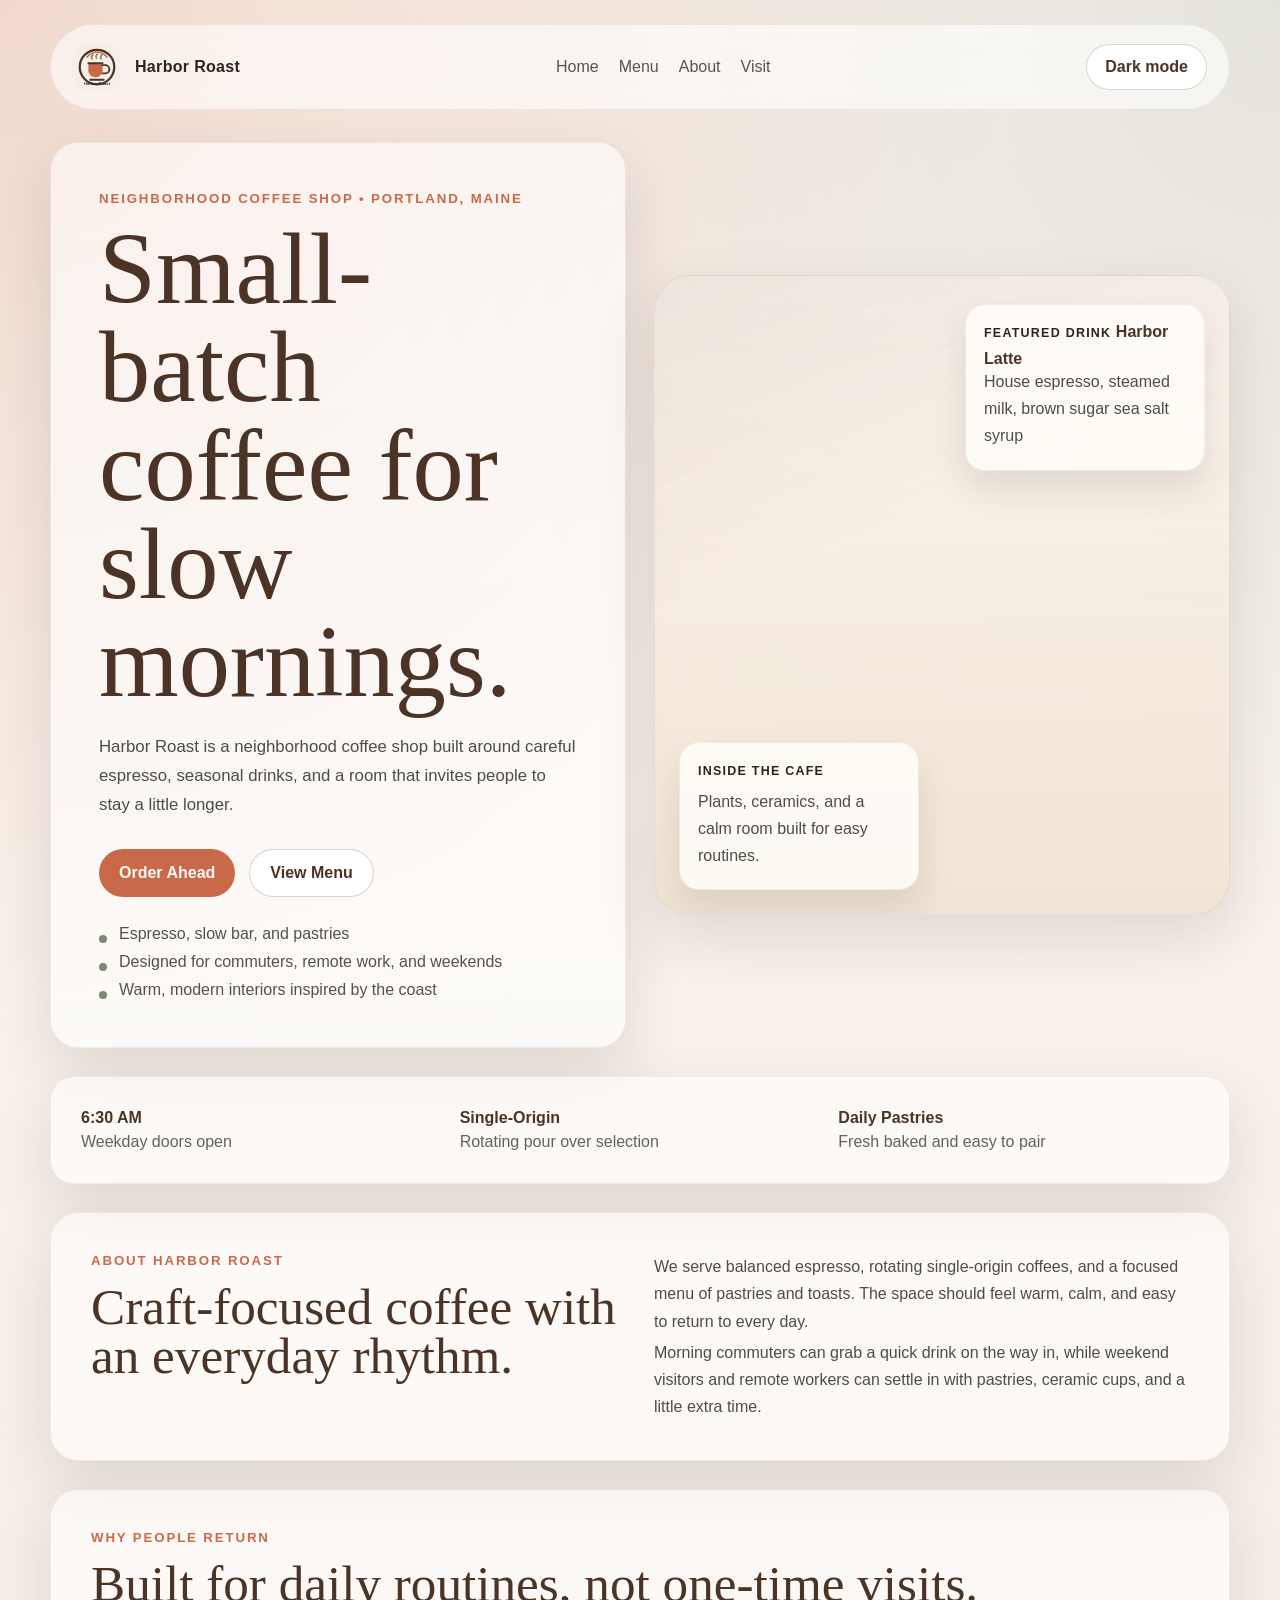
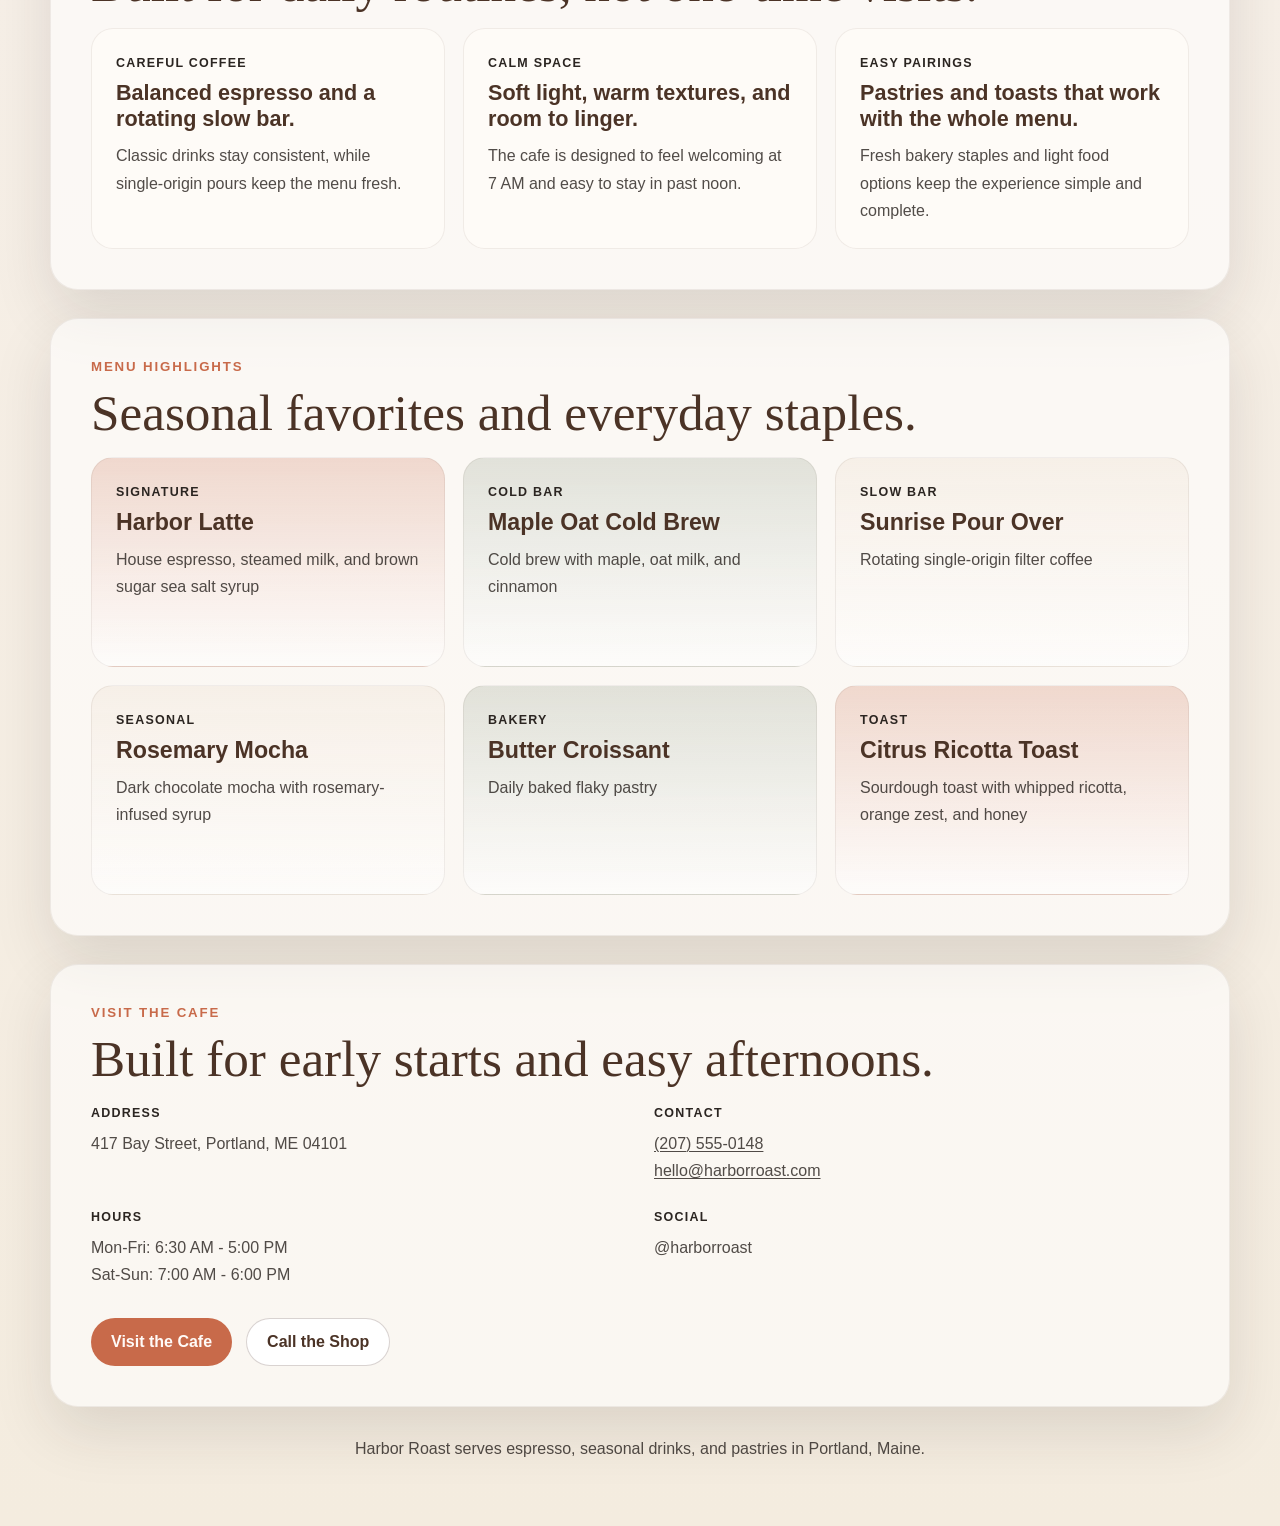
<file: index.html>
<!DOCTYPE html>
<html lang="en">
  <head>
    <meta charset="UTF-8" />
    <meta name="viewport" content="width=device-width, initial-scale=1.0" />
    <title>Harbor Roast</title>
    <meta name="theme-color" content="#f6efe7" />
    <meta
      name="description"
      content="Harbor Roast serves small-batch coffee, seasonal drinks, and pastries in a warm coastal-inspired cafe."
    />
    <script>
      (() => {
        const storageKey = "harbor-roast-theme";
        const storedTheme = (() => {
          try {
            return window.localStorage.getItem(storageKey);
          } catch {
            return null;
          }
        })();
        const systemPrefersDark = window.matchMedia("(prefers-color-scheme: dark)").matches;
        const initialTheme = storedTheme || (systemPrefersDark ? "dark" : "light");
        const themeColor = document.querySelector('meta[name="theme-color"]');

        document.documentElement.dataset.theme = initialTheme;

        if (themeColor) {
          themeColor.setAttribute("content", initialTheme === "dark" ? "#111417" : "#f6efe7");
        }
      })();
    </script>
    <link rel="stylesheet" href="styles.css" />
  </head>
  <body>
    <a class="skip-link" href="#main-content">Skip to content</a>

    <div class="page-shell">
      <header class="site-header">
        <a class="brand" href="#top">
          <img src="branding/logo.svg" alt="Harbor Roast logo" />
          <span>Harbor Roast</span>
        </a>

        <nav class="site-nav" aria-label="Primary navigation">
          <a href="#top">Home</a>
          <a href="#menu">Menu</a>
          <a href="#about">About</a>
          <a href="#visit">Visit</a>
        </nav>

        <button
          class="theme-toggle"
          type="button"
          aria-label="Switch to dark theme"
          aria-pressed="false"
        >
          <span class="theme-toggle__label">Dark mode</span>
        </button>
      </header>

      <main id="main-content">
        <section class="hero section-grid" id="top" aria-labelledby="hero-title">
          <div class="hero-copy">
            <p class="eyebrow">Neighborhood coffee shop • Portland, Maine</p>
            <h1 id="hero-title">Small-batch coffee for slow mornings.</h1>
            <p class="lead">
              Harbor Roast is a neighborhood coffee shop built around careful espresso,
              seasonal drinks, and a room that invites people to stay a little longer.
            </p>

            <div class="cta-row">
              <a class="button button-primary" href="#visit">Order Ahead</a>
              <a class="button button-secondary" href="#menu">View Menu</a>
            </div>

            <ul class="hero-notes" aria-label="Cafe highlights">
              <li>Espresso, slow bar, and pastries</li>
              <li>Designed for commuters, remote work, and weekends</li>
              <li>Warm, modern interiors inspired by the coast</li>
            </ul>
          </div>

          <div class="hero-visual" aria-hidden="true">
            <div class="photo-card photo-card-main">
              <div class="photo-glow"></div>
              <div class="photo-content">
                <span class="photo-tag">Morning table</span>
                <h2>Espresso, pastry, soft light</h2>
                <p>Mocked as a warm editorial frame to stand in for the hero photography direction.</p>
              </div>
            </div>

            <div class="floating-card menu-peek">
              <span class="card-label">Featured Drink</span>
              <strong>Harbor Latte</strong>
              <p>House espresso, steamed milk, brown sugar sea salt syrup</p>
            </div>

            <div class="floating-card ambiance-peek">
              <span class="card-label">Inside the Cafe</span>
              <p>Plants, ceramics, and a calm room built for easy routines.</p>
            </div>
          </div>
        </section>

        <section class="metrics-strip" aria-label="Key details">
          <div class="metric-card">
            <strong>6:30 AM</strong>
            <span>Weekday doors open</span>
          </div>
          <div class="metric-card">
            <strong>Single-Origin</strong>
            <span>Rotating pour over selection</span>
          </div>
          <div class="metric-card">
            <strong>Daily Pastries</strong>
            <span>Fresh baked and easy to pair</span>
          </div>
        </section>

        <section class="story section-grid" id="about" aria-labelledby="about-title">
          <div class="section-heading">
            <p class="eyebrow">About Harbor Roast</p>
            <h2 id="about-title">Craft-focused coffee with an everyday rhythm.</h2>
          </div>

          <div class="story-copy">
            <p>
              We serve balanced espresso, rotating single-origin coffees, and a focused menu
              of pastries and toasts. The space should feel warm, calm, and easy to return to
              every day.
            </p>
            <p>
              Morning commuters can grab a quick drink on the way in, while weekend visitors and
              remote workers can settle in with pastries, ceramic cups, and a little extra time.
            </p>
          </div>
        </section>

        <section class="features-section" aria-labelledby="features-title">
          <div class="section-heading compact">
            <p class="eyebrow">Why People Return</p>
            <h2 id="features-title">Built for daily routines, not one-time visits.</h2>
          </div>

          <div class="feature-grid">
            <article class="feature-card">
              <span class="detail-label">Careful Coffee</span>
              <h3>Balanced espresso and a rotating slow bar.</h3>
              <p>Classic drinks stay consistent, while single-origin pours keep the menu fresh.</p>
            </article>
            <article class="feature-card">
              <span class="detail-label">Calm Space</span>
              <h3>Soft light, warm textures, and room to linger.</h3>
              <p>The cafe is designed to feel welcoming at 7 AM and easy to stay in past noon.</p>
            </article>
            <article class="feature-card">
              <span class="detail-label">Easy Pairings</span>
              <h3>Pastries and toasts that work with the whole menu.</h3>
              <p>Fresh bakery staples and light food options keep the experience simple and complete.</p>
            </article>
          </div>
        </section>

        <section class="menu-section" id="menu" aria-labelledby="menu-title">
          <div class="section-heading compact">
            <p class="eyebrow">Menu Highlights</p>
            <h2 id="menu-title">Seasonal favorites and everyday staples.</h2>
          </div>

          <div class="menu-grid">
            <article class="menu-card accent-terracotta">
              <span class="menu-type">Signature</span>
              <h3>Harbor Latte</h3>
              <p>House espresso, steamed milk, and brown sugar sea salt syrup</p>
            </article>
            <article class="menu-card accent-sage">
              <span class="menu-type">Cold Bar</span>
              <h3>Maple Oat Cold Brew</h3>
              <p>Cold brew with maple, oat milk, and cinnamon</p>
            </article>
            <article class="menu-card accent-cream">
              <span class="menu-type">Slow Bar</span>
              <h3>Sunrise Pour Over</h3>
              <p>Rotating single-origin filter coffee</p>
            </article>
            <article class="menu-card accent-cream">
              <span class="menu-type">Seasonal</span>
              <h3>Rosemary Mocha</h3>
              <p>Dark chocolate mocha with rosemary-infused syrup</p>
            </article>
            <article class="menu-card accent-sage">
              <span class="menu-type">Bakery</span>
              <h3>Butter Croissant</h3>
              <p>Daily baked flaky pastry</p>
            </article>
            <article class="menu-card accent-terracotta">
              <span class="menu-type">Toast</span>
              <h3>Citrus Ricotta Toast</h3>
              <p>Sourdough toast with whipped ricotta, orange zest, and honey</p>
            </article>
          </div>
        </section>

        <section class="visit-section" id="visit" aria-labelledby="visit-title">
          <div class="visit-panel">
            <div class="section-heading compact">
              <p class="eyebrow">Visit the Cafe</p>
              <h2 id="visit-title">Built for early starts and easy afternoons.</h2>
            </div>

            <div class="visit-grid">
              <div>
                <span class="detail-label">Address</span>
                <address>417 Bay Street, Portland, ME 04101</address>
              </div>
              <div>
                <span class="detail-label">Contact</span>
                <p>
                  <a href="tel:+12075550148">(207) 555-0148</a><br />
                  <a href="mailto:hello@harborroast.com">hello@harborroast.com</a>
                </p>
              </div>
              <div>
                <span class="detail-label">Hours</span>
                <p>Mon-Fri: 6:30 AM - 5:00 PM<br />Sat-Sun: 7:00 AM - 6:00 PM</p>
              </div>
              <div>
                <span class="detail-label">Social</span>
                <p>@harborroast</p>
              </div>
            </div>

            <div class="cta-row">
              <a class="button button-primary" href="mailto:hello@harborroast.com">Visit the Cafe</a>
              <a class="button button-secondary" href="tel:+12075550148">Call the Shop</a>
            </div>
          </div>
        </section>
      </main>

      <footer class="site-footer">
        <p>Harbor Roast serves espresso, seasonal drinks, and pastries in Portland, Maine.</p>
      </footer>
    </div>

    <script>
      (() => {
        const storageKey = "harbor-roast-theme";
        const root = document.documentElement;
        const body = document.body;
        const themeToggle = document.querySelector(".theme-toggle");
        const themeToggleLabel = themeToggle?.querySelector(".theme-toggle__label");
        const themeColor = document.querySelector('meta[name="theme-color"]');
        const systemThemeQuery = window.matchMedia("(prefers-color-scheme: dark)");
        const getStoredTheme = () => {
          try {
            return window.localStorage.getItem(storageKey);
          } catch {
            return null;
          }
        };
        const setStoredTheme = (theme) => {
          try {
            window.localStorage.setItem(storageKey, theme);
          } catch {
            // Ignore storage failures and keep the in-memory theme.
          }
        };
        const initialTheme = root.dataset.theme || getStoredTheme() || (systemThemeQuery.matches ? "dark" : "light");

        const applyTheme = (theme) => {
          const isDark = theme === "dark";

          root.dataset.theme = theme;
          body.dataset.theme = theme;

          if (themeColor) {
            themeColor.setAttribute("content", isDark ? "#111417" : "#f6efe7");
          }

          if (themeToggle) {
            themeToggle.setAttribute("aria-pressed", String(isDark));
            themeToggle.setAttribute(
              "aria-label",
              isDark ? "Switch to light theme" : "Switch to dark theme"
            );
          }

          if (themeToggleLabel) {
            themeToggleLabel.textContent = isDark ? "Light mode" : "Dark mode";
          }
        };

        applyTheme(initialTheme);

        themeToggle?.addEventListener("click", () => {
          const nextTheme = body.dataset.theme === "dark" ? "light" : "dark";

          applyTheme(nextTheme);
          setStoredTheme(nextTheme);
        });

        const handleSystemThemeChange = (event) => {
          if (getStoredTheme()) {
            return;
          }

          applyTheme(event.matches ? "dark" : "light");
        };

        if (typeof systemThemeQuery.addEventListener === "function") {
          systemThemeQuery.addEventListener("change", handleSystemThemeChange);
        } else if (typeof systemThemeQuery.addListener === "function") {
          systemThemeQuery.addListener(handleSystemThemeChange);
        }
      })();
    </script>
  </body>
</html>
</file>
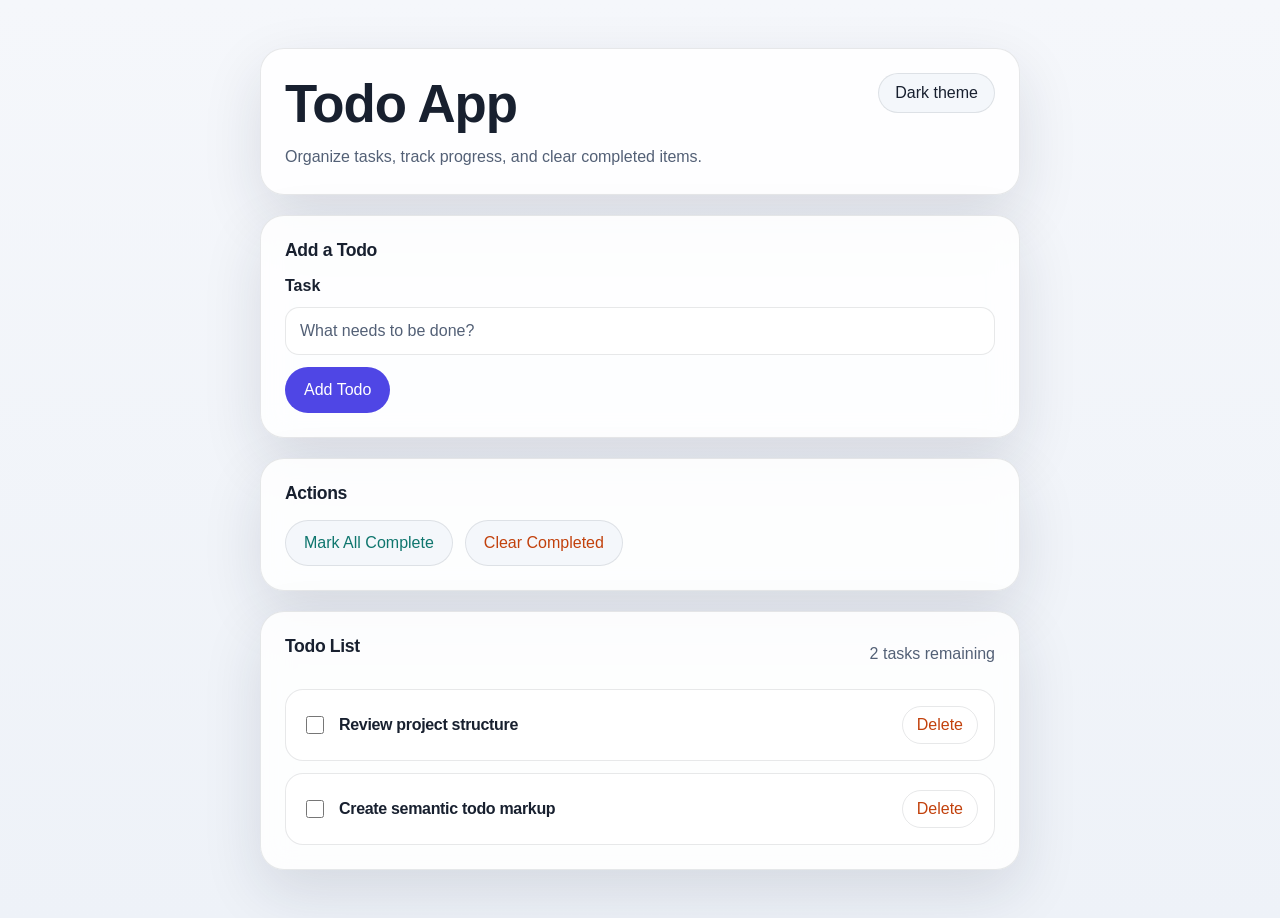
<file: web-app/index.html>
<!DOCTYPE html>
<html lang="en">
  <head>
    <meta charset="UTF-8" />
    <meta name="viewport" content="width=device-width, initial-scale=1.0" />
    <title>Todo App</title>
    <script>
      (() => {
        const storageKey = "todo-app-theme";
        const storedTheme = (() => {
          try {
            return window.localStorage.getItem(storageKey);
          } catch {
            return null;
          }
        })();
        const systemPrefersDark = window.matchMedia("(prefers-color-scheme: dark)").matches;
        const initialTheme = storedTheme || (systemPrefersDark ? "dark" : "light");

        document.documentElement.dataset.theme = initialTheme;
      })();
    </script>
    <link rel="stylesheet" href="style.css" />
  </head>
  <body>
    <main class="todo-app" aria-labelledby="app-title">
      <header class="app-header">
        <div>
          <h1 id="app-title">Todo App</h1>
          <p>Organize tasks, track progress, and clear completed items.</p>
        </div>

        <button
          class="theme-toggle"
          type="button"
          aria-label="Switch to dark theme"
          aria-pressed="false"
        >
          <span class="theme-toggle__label">Dark theme</span>
        </button>
      </header>

      <section class="todo-entry" aria-labelledby="todo-entry-title">
        <h2 id="todo-entry-title">Add a Todo</h2>

        <form class="todo-form" aria-label="Add a new todo">
          <label for="todo-input">Task</label>
          <input
            id="todo-input"
            name="todo"
            type="text"
            placeholder="What needs to be done?"
            autocomplete="off"
          />
          <button type="submit">Add Todo</button>
        </form>
      </section>

      <section class="todo-toolbar" aria-labelledby="todo-actions-title">
        <h2 id="todo-actions-title">Actions</h2>

        <div class="action-buttons" role="group" aria-label="Todo actions">
          <button type="button" data-action="complete-all">Mark All Complete</button>
          <button type="button" data-action="clear-completed">Clear Completed</button>
        </div>
      </section>

      <section class="todo-list-section" aria-labelledby="todo-list-title">
        <div class="todo-list-header">
          <h2 id="todo-list-title">Todo List</h2>
          <p class="todo-count" aria-live="polite">0 tasks remaining</p>
        </div>

        <ul class="todo-list" aria-label="Todo items"></ul>
        <p class="todo-empty" hidden>No todos yet. Add one to get started.</p>
      </section>
    </main>

    <script src="app.js"></script>
  </body>
</html>
</file>
<file: styles.css>
:root {
  color-scheme: light;
  --espresso: #4b3326;
  --cream: #f6efe7;
  --terracotta: #c86a4a;
  --sage: #7a8b72;
  --charcoal: #2b2521;
  --sand: #efe3d4;
  --surface: rgba(255, 255, 255, 0.58);
  --shadow: 0 24px 60px rgba(43, 37, 33, 0.12);
  --focus-ring: 0 0 0 3px rgba(200, 106, 74, 0.24);
  --body-bg:
    radial-gradient(circle at top left, rgba(200, 106, 74, 0.22), transparent 30%),
    radial-gradient(circle at top right, rgba(122, 139, 114, 0.18), transparent 28%),
    linear-gradient(180deg, #fcf7f2 0%, var(--cream) 50%, #f4ecdf 100%);
  --panel-border: rgba(75, 51, 38, 0.08);
  --text-muted: rgba(43, 37, 33, 0.82);
  --text-soft: rgba(43, 37, 33, 0.8);
  --text-nav: rgba(43, 37, 33, 0.78);
  --text-subtle: rgba(43, 37, 33, 0.72);
  --button-secondary-bg: #fff;
  --button-secondary-border: rgba(75, 51, 38, 0.21);
  --button-secondary-hover: rgba(255, 255, 255, 0.7);
  --visual-overlay-start: rgba(75, 51, 38, 0.08);
  --visual-overlay-end: rgba(75, 51, 38, 0);
  --visual-bg-end: rgba(239, 227, 212, 0.96);
  --visual-bg-start: rgba(255, 248, 241, 0.72);
  --photo-glow: rgba(255, 247, 239, 0.26);
  --photo-content-bg: rgba(255, 250, 246, 0.68);
  --floating-card-bg: rgba(255, 252, 248, 0.88);
  --feature-card-bg: rgba(255, 251, 247, 0.76);
  --accent-terracotta-start: rgba(200, 106, 74, 0.22);
  --accent-sage-start: rgba(122, 139, 114, 0.2);
  --accent-cream-start: rgba(246, 239, 231, 0.98);
  --accent-card-end: rgba(255, 255, 255, 0.58);
  --radius-lg: 28px;
  --radius-md: 20px;
  --radius-sm: 14px;
}

:root[data-theme="dark"] {
  color-scheme: dark;
  --espresso: #f5e8dc;
  --cream: #15181c;
  --terracotta: #e7906f;
  --sage: #9ab394;
  --charcoal: #edf2f7;
  --sand: #22282f;
  --surface: rgba(18, 22, 27, 0.8);
  --shadow: 0 28px 72px rgba(0, 0, 0, 0.35);
  --focus-ring: 0 0 0 3px rgba(231, 144, 111, 0.28);
  --body-bg:
    radial-gradient(circle at top left, rgba(231, 144, 111, 0.16), transparent 28%),
    radial-gradient(circle at top right, rgba(154, 179, 148, 0.12), transparent 26%),
    linear-gradient(180deg, #111417 0%, #171c21 52%, #0f1317 100%);
  --panel-border: rgba(245, 232, 220, 0.1);
  --text-muted: rgba(237, 242, 247, 0.82);
  --text-soft: rgba(237, 242, 247, 0.8);
  --text-nav: rgba(237, 242, 247, 0.76);
  --text-subtle: rgba(237, 242, 247, 0.7);
  --button-secondary-bg: rgba(255, 255, 255, 0.04);
  --button-secondary-border: rgba(245, 232, 220, 0.18);
  --button-secondary-hover: rgba(255, 255, 255, 0.09);
  --visual-overlay-start: rgba(0, 0, 0, 0.12);
  --visual-overlay-end: rgba(0, 0, 0, 0);
  --visual-bg-start: rgba(36, 42, 49, 0.82);
  --visual-bg-end: rgba(21, 27, 33, 0.96);
  --photo-glow: rgba(231, 144, 111, 0.12);
  --photo-content-bg: rgba(20, 25, 31, 0.78);
  --floating-card-bg: rgba(18, 23, 29, 0.9);
  --feature-card-bg: rgba(255, 255, 255, 0.04);
  --accent-terracotta-start: rgba(231, 144, 111, 0.2);
  --accent-sage-start: rgba(154, 179, 148, 0.18);
  --accent-cream-start: rgba(245, 232, 220, 0.08);
  --accent-card-end: rgba(255, 255, 255, 0.03);
}

* {
  box-sizing: border-box;
}

html {
  scroll-behavior: smooth;
}

body {
  margin: 0;
  font-family: Inter, "Segoe UI", Arial, sans-serif;
  background: var(--body-bg);
  color: var(--charcoal);
  transition: background-color 0.2s ease, color 0.2s ease;
}

:focus-visible {
  outline: none;
  box-shadow: var(--focus-ring);
}

a {
  color: inherit;
  text-decoration: none;
}

img {
  display: block;
  max-width: 100%;
}

address {
  font-style: normal;
  line-height: 1.7;
  color: var(--text-muted);
}

.skip-link {
  position: absolute;
  left: 16px;
  top: 16px;
  padding: 10px 14px;
  border-radius: 999px;
  background: var(--espresso);
  color: #fffaf7;
  transform: translateY(-200%);
  transition: transform 0.2s ease;
  z-index: 20;
}

.skip-link:focus-visible {
  transform: translateY(0);
}

.page-shell {
  width: min(1180px, calc(100% - 32px));
  margin: 0 auto;
  padding: 24px 0 64px;
}

.site-header {
  display: flex;
  align-items: center;
  justify-content: space-between;
  gap: 24px;
  padding: 18px 22px;
  margin-bottom: 32px;
  background: var(--surface);
  border: 1px solid var(--panel-border);
  border-radius: 999px;
  backdrop-filter: blur(12px);
  position: sticky;
  top: 18px;
  z-index: 10;
}

.brand {
  display: inline-flex;
  align-items: center;
  gap: 14px;
  font-weight: 700;
  letter-spacing: 0.02em;
}

.brand img {
  width: 48px;
  height: 48px;
  border-radius: 14px;
}

.site-nav {
  display: inline-flex;
  gap: 20px;
  color: var(--text-nav);
  font-weight: 500;
}

.theme-toggle {
  flex-shrink: 0;
  min-height: 46px;
  padding: 0 18px;
  border: 1px solid var(--button-secondary-border);
  border-radius: 999px;
  background: var(--button-secondary-bg);
  color: var(--espresso);
  font: inherit;
  font-weight: 700;
  cursor: pointer;
  transition: transform 0.18s ease, background-color 0.18s ease, border-color 0.18s ease;
}

.theme-toggle:hover,
.theme-toggle:focus-visible {
  transform: translateY(-1px);
  background: var(--button-secondary-hover);
}

.theme-toggle[aria-pressed="true"] {
  border-color: rgba(231, 144, 111, 0.34);
}

.site-nav a:hover,
.site-nav a:focus-visible {
  color: var(--espresso);
}

main {
  display: grid;
  gap: 28px;
}

.section-grid {
  display: grid;
  grid-template-columns: repeat(2, minmax(0, 1fr));
  gap: 28px;
}

.hero {
  align-items: center;
}

.hero-copy,
.hero-visual,
.visit-panel,
.menu-section,
.story,
.metrics-strip {
  background: var(--surface);
  border: 1px solid var(--panel-border);
  box-shadow: var(--shadow);
}

.hero-copy,
.visit-panel,
.menu-section,
.story {
  border-radius: var(--radius-lg);
}

.hero-copy {
  padding: 48px;
}

.eyebrow {
  margin: 0 0 14px;
  color: var(--terracotta);
  font-size: 0.83rem;
  font-weight: 700;
  letter-spacing: 0.14em;
  text-transform: uppercase;
}

h1,
h2,
h3,
strong {
  color: var(--espresso);
}

h1,
h2 {
  margin: 0;
  font-family: "Iowan Old Style", "Palatino Linotype", "Book Antiqua", Georgia, serif;
  font-weight: 400;
  line-height: 0.96;
}

h1 {
  max-width: 10ch;
  font-size: clamp(3.6rem, 8vw, 6.6rem);
}

h2 {
  font-size: clamp(2.2rem, 4vw, 3.4rem);
}

.lead,
.story-copy p,
.menu-card p,
.floating-card p,
.photo-content p,
.visit-grid p {
  line-height: 1.7;
  color: var(--text-muted);
}

.lead {
  max-width: 56ch;
  margin: 22px 0 0;
  font-size: 1.05rem;
}

.cta-row {
  display: flex;
  flex-wrap: wrap;
  gap: 14px;
  margin-top: 30px;
}

.button {
  display: inline-flex;
  align-items: center;
  justify-content: center;
  min-height: 48px;
  padding: 0 20px;
  border-radius: 999px;
  font-weight: 700;
  transition: transform 0.18s ease, background-color 0.18s ease, color 0.18s ease;
}

.button:hover,
.button:focus-visible {
  transform: translateY(-1px);
}

.button-primary {
  background: var(--terracotta);
  color: #fffaf7;
}

.button-secondary {
  border: 1px solid var(--button-secondary-border);
  background: var(--button-secondary-bg);
  color: var(--espresso);
}

.button-secondary:hover,
.button-secondary:focus-visible {
  background: var(--button-secondary-hover);
}

.hero-notes {
  display: grid;
  gap: 10px;
  padding: 0;
  margin: 28px 0 0;
  list-style: none;
  color: var(--text-soft);
}

.hero-notes li {
  padding-left: 20px;
  position: relative;
}

.hero-notes li::before {
  content: "";
  width: 8px;
  height: 8px;
  border-radius: 999px;
  background: var(--sage);
  position: absolute;
  left: 0;
  top: 10px;
}

.hero-visual {
  position: relative;
  min-height: 640px;
  padding: 24px;
  border-radius: 36px;
  overflow: hidden;
  background:
    linear-gradient(160deg, var(--visual-overlay-start), var(--visual-overlay-end) 40%),
    linear-gradient(180deg, var(--visual-bg-start), var(--visual-bg-end));
}

.photo-card {
  position: relative;
  height: 100%;
  border-radius: 30px;
  overflow: hidden;
}

.photo-card-main {
  background:
    radial-gradient(circle at 30% 20%, rgba(255, 255, 255, 0.72), transparent 20%),
    linear-gradient(180deg, rgba(72, 48, 35, 0.12), rgba(72, 48, 35, 0.04)),
    linear-gradient(135deg, #d7b398 0%, #f6e2ca 40%, #b87653 100%);
}

.photo-glow {
  position: absolute;
  inset: auto -10% -6% auto;
  width: 320px;
  height: 320px;
  border-radius: 50%;
  background: var(--photo-glow);
  filter: blur(18px);
}

.photo-content {
  position: absolute;
  left: 28px;
  right: 28px;
  bottom: 28px;
  padding: 24px;
  border-radius: 22px;
  background: var(--photo-content-bg);
  backdrop-filter: blur(10px);
}

.photo-tag,
.card-label,
.menu-type,
.detail-label {
  display: inline-block;
  margin-bottom: 10px;
  font-size: 0.78rem;
  font-weight: 700;
  letter-spacing: 0.1em;
  text-transform: uppercase;
}

.photo-content h2 {
  margin-bottom: 12px;
}

.floating-card {
  position: absolute;
  max-width: 240px;
  padding: 18px 18px 20px;
  border-radius: 20px;
  background: var(--floating-card-bg);
  border: 1px solid var(--panel-border);
  box-shadow: 0 18px 35px rgba(43, 37, 33, 0.11);
}

.menu-peek {
  top: 28px;
  right: 24px;
}

.ambiance-peek {
  left: 24px;
  bottom: 24px;
}

.metrics-strip {
  display: grid;
  grid-template-columns: repeat(3, minmax(0, 1fr));
  gap: 18px;
  padding: 26px 30px;
  border-radius: 24px;
}

.metrics-strip div {
  display: grid;
  gap: 6px;
}

.metric-card {
  padding: 6px 0;
}

.metrics-strip span {
  color: var(--text-subtle);
}

.story {
  padding: 40px;
  align-items: start;
}

.story-copy {
  display: grid;
  gap: 4px;
}

.section-heading.compact {
  margin-bottom: 20px;
}

.features-section,
.menu-section {
  padding: 40px;
  background: var(--surface);
  border: 1px solid var(--panel-border);
  box-shadow: var(--shadow);
  border-radius: var(--radius-lg);
}

.feature-grid {
  display: grid;
  grid-template-columns: repeat(3, minmax(0, 1fr));
  gap: 18px;
}

.feature-card {
  padding: 24px;
  border-radius: 22px;
  background: var(--feature-card-bg);
  border: 1px solid var(--panel-border);
}

.feature-card h3 {
  margin: 0 0 10px;
  font-size: 1.35rem;
}

.feature-card p,
.site-footer p {
  margin: 0;
  line-height: 1.7;
  color: var(--text-muted);
}

.menu-grid {
  display: grid;
  grid-template-columns: repeat(3, minmax(0, 1fr));
  gap: 18px;
}

.menu-card {
  min-height: 210px;
  padding: 24px;
  border-radius: 22px;
  border: 1px solid var(--panel-border);
}

.accent-terracotta {
  background: linear-gradient(180deg, var(--accent-terracotta-start), var(--accent-card-end));
}

.accent-sage {
  background: linear-gradient(180deg, var(--accent-sage-start), var(--accent-card-end));
}

.accent-cream {
  background: linear-gradient(180deg, var(--accent-cream-start), var(--accent-card-end));
}

.menu-card h3 {
  margin: 0 0 10px;
  font-size: 1.45rem;
}

.visit-section {
  padding-bottom: 10px;
}

.visit-panel {
  padding: 40px;
}

.visit-grid {
  display: grid;
  grid-template-columns: repeat(2, minmax(0, 1fr));
  gap: 22px 28px;
}

.visit-grid p,
.menu-card p,
.floating-card p,
.photo-content p,
.story-copy p {
  margin: 0;
}

.visit-grid a {
  text-decoration: underline;
  text-decoration-thickness: 1px;
  text-underline-offset: 0.15em;
}

.site-footer {
  padding: 18px 6px 0;
  text-align: center;
}

@media (max-width: 960px) {
  .section-grid,
  .feature-grid,
  .menu-grid,
  .visit-grid,
  .metrics-strip {
    grid-template-columns: 1fr;
  }

  .site-header {
    border-radius: 28px;
    padding: 18px;
  }

  .hero-copy,
  .story,
  .features-section,
  .menu-section,
  .visit-panel {
    padding: 28px;
  }

  .hero-visual {
    min-height: 560px;
  }

  h1 {
    max-width: 12ch;
  }
}

@media (max-width: 720px) {
  .page-shell {
    width: min(100% - 20px, 1180px);
    padding-top: 12px;
  }

  .site-header {
    position: static;
    flex-direction: column;
    align-items: flex-start;
  }

  .site-nav {
    flex-wrap: wrap;
    gap: 14px;
  }

  .theme-toggle {
    width: 100%;
  }

  .hero-copy {
    padding: 24px;
  }

  .hero-visual {
    min-height: 500px;
    padding: 18px;
  }

  .photo-content {
    left: 18px;
    right: 18px;
    bottom: 18px;
    padding: 18px;
  }

  .floating-card {
    position: static;
    max-width: none;
    margin-top: 14px;
  }

  .metrics-strip,
  .story,
  .features-section,
  .menu-section,
  .visit-panel {
    padding: 24px;
  }

  h1 {
    font-size: clamp(2.9rem, 15vw, 4.4rem);
  }

  h2 {
    font-size: clamp(2rem, 9vw, 2.8rem);
  }
}

@media (prefers-reduced-motion: reduce) {
  html {
    scroll-behavior: auto;
  }

  *,
  *::before,
  *::after {
    transition-duration: 0.01ms !important;
    animation-duration: 0.01ms !important;
    animation-iteration-count: 1 !important;
  }
}
</file>
<file: web-app/style.css>
:root {
  color-scheme: light;
  --bg: linear-gradient(180deg, #f5f7fb 0%, #eef2f8 100%);
  --panel: rgba(255, 255, 255, 0.86);
  --panel-strong: #ffffff;
  --panel-muted: #f4f7fb;
  --text: #18202f;
  --text-muted: #536076;
  --border: rgba(24, 32, 47, 0.1);
  --shadow: 0 22px 60px rgba(28, 37, 54, 0.12);
  --accent: #4f46e5;
  --accent-strong: #3730a3;
  --accent-soft: rgba(79, 70, 229, 0.12);
  --success: #0f766e;
  --danger: #c2410c;
  --input-bg: rgba(255, 255, 255, 0.9);
  --focus-ring: 0 0 0 3px rgba(79, 70, 229, 0.22);
}

:root[data-theme="dark"] {
  color-scheme: dark;
  --bg: radial-gradient(circle at top, rgba(79, 70, 229, 0.2), transparent 25%),
    linear-gradient(180deg, #0b1120 0%, #111827 100%);
  --panel: rgba(15, 23, 42, 0.88);
  --panel-strong: #111c32;
  --panel-muted: #18243b;
  --text: #e5ecf7;
  --text-muted: #9aa9c2;
  --border: rgba(148, 163, 184, 0.18);
  --shadow: 0 24px 64px rgba(2, 8, 23, 0.45);
  --accent: #818cf8;
  --accent-strong: #c7d2fe;
  --accent-soft: rgba(129, 140, 248, 0.18);
  --success: #5eead4;
  --danger: #fdba74;
  --input-bg: rgba(15, 23, 42, 0.78);
  --focus-ring: 0 0 0 3px rgba(129, 140, 248, 0.28);
}

* {
  box-sizing: border-box;
}

html {
  color-scheme: light dark;
}

body {
  margin: 0;
  min-height: 100vh;
  font-family: Inter, "Segoe UI", Arial, sans-serif;
  background: var(--bg);
  color: var(--text);
}

button,
input {
  font: inherit;
}

:focus-visible {
  outline: none;
  box-shadow: var(--focus-ring);
}

.todo-app {
  width: min(760px, calc(100% - 32px));
  margin: 0 auto;
  padding: 48px 0;
  display: grid;
  gap: 20px;
}

.app-header,
.todo-entry,
.todo-toolbar,
.todo-list-section {
  background: var(--panel);
  border: 1px solid var(--border);
  border-radius: 24px;
  box-shadow: var(--shadow);
  backdrop-filter: blur(14px);
}

.app-header,
.todo-entry,
.todo-toolbar,
.todo-list-section {
  padding: 24px;
}

.app-header {
  display: flex;
  align-items: flex-start;
  justify-content: space-between;
  gap: 20px;
}

h1,
h2,
p {
  margin: 0;
}

h1,
h2,
.todo-item span {
  letter-spacing: -0.02em;
}

h1 {
  margin-bottom: 10px;
  font-size: clamp(2.4rem, 5vw, 3.3rem);
}

h2 {
  margin-bottom: 16px;
  font-size: 1.1rem;
}

.app-header p,
.todo-list-header p {
  color: var(--text-muted);
  line-height: 1.6;
}

.theme-toggle,
.todo-form button,
.action-buttons button,
.todo-item button {
  border: 1px solid transparent;
  border-radius: 999px;
  transition: background-color 0.2s ease, border-color 0.2s ease, transform 0.2s ease,
    color 0.2s ease;
  cursor: pointer;
}

.theme-toggle:hover,
.todo-form button:hover,
.action-buttons button:hover,
.todo-item button:hover {
  transform: translateY(-1px);
}

.theme-toggle {
  flex-shrink: 0;
  padding: 10px 16px;
  background: var(--panel-muted);
  border-color: var(--border);
  color: var(--text);
}

.theme-toggle[aria-pressed="true"] {
  background: var(--accent-soft);
  border-color: rgba(129, 140, 248, 0.35);
}

.todo-form {
  display: grid;
  gap: 12px;
}

.todo-form label,
.todo-item label {
  font-weight: 600;
}

.todo-form input {
  width: 100%;
  min-height: 48px;
  padding: 0 14px;
  border: 1px solid var(--border);
  border-radius: 14px;
  background: var(--input-bg);
  color: var(--text);
}

.todo-form input::placeholder {
  color: var(--text-muted);
}

.todo-form button,
.action-buttons button {
  min-height: 46px;
  padding: 0 18px;
}

.todo-form button {
  justify-self: start;
  background: var(--accent);
  color: #ffffff;
}

.todo-form button:hover,
.todo-form button:focus-visible {
  background: var(--accent-strong);
}

.action-buttons {
  display: flex;
  flex-wrap: wrap;
  gap: 12px;
}

.action-buttons button {
  background: var(--panel-muted);
  border-color: var(--border);
  color: var(--text);
}

.action-buttons button:first-child {
  color: var(--success);
}

.action-buttons button:last-child {
  color: var(--danger);
}

.todo-list-header {
  display: flex;
  align-items: center;
  justify-content: space-between;
  gap: 16px;
  margin-bottom: 16px;
}

.todo-list {
  display: grid;
  gap: 12px;
  padding: 0;
  margin: 0;
  list-style: none;
}

.todo-item {
  display: flex;
  align-items: center;
  justify-content: space-between;
  gap: 16px;
  padding: 16px;
  background: var(--panel-strong);
  border: 1px solid var(--border);
  border-radius: 18px;
}

.todo-item label {
  display: flex;
  align-items: center;
  gap: 12px;
  min-width: 0;
}

.todo-item input[type="checkbox"] {
  width: 18px;
  height: 18px;
  accent-color: var(--accent);
}

.todo-item span {
  line-height: 1.5;
}

.todo-item.is-complete {
  background: var(--panel-muted);
}

.todo-item.is-complete span {
  color: var(--text-muted);
  text-decoration: line-through;
}

.todo-item button {
  padding: 9px 14px;
  background: transparent;
  border-color: var(--border);
  color: var(--danger);
}

.todo-empty {
  padding: 20px;
  border: 1px dashed var(--border);
  border-radius: 18px;
  background: var(--panel-muted);
  color: var(--text-muted);
  text-align: center;
}

@media (max-width: 640px) {
  .todo-app {
    width: min(100% - 20px, 760px);
    padding: 20px 0 28px;
  }

  .app-header,
  .todo-list-header,
  .todo-item {
    flex-direction: column;
    align-items: stretch;
  }

  .theme-toggle,
  .todo-form button,
  .todo-item button {
    width: 100%;
  }

  .todo-item label {
    width: 100%;
  }
}
</file>
